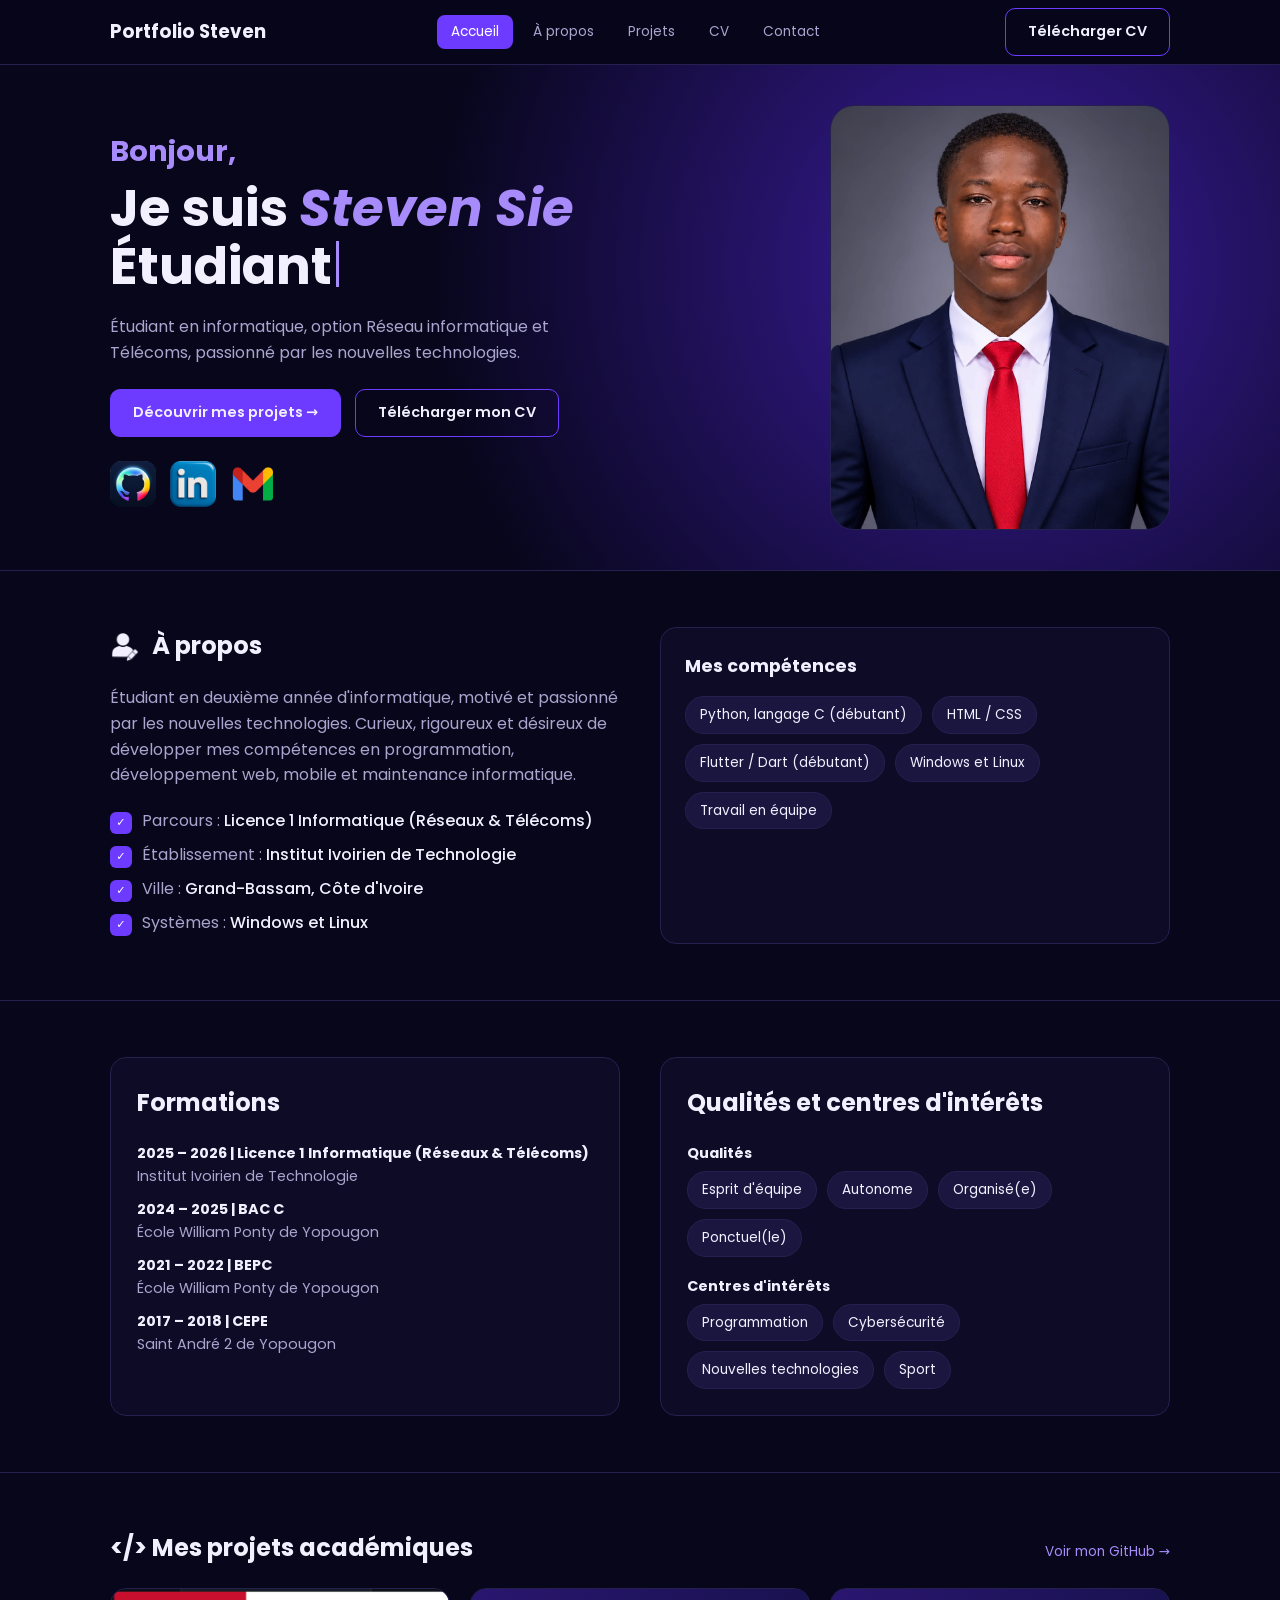
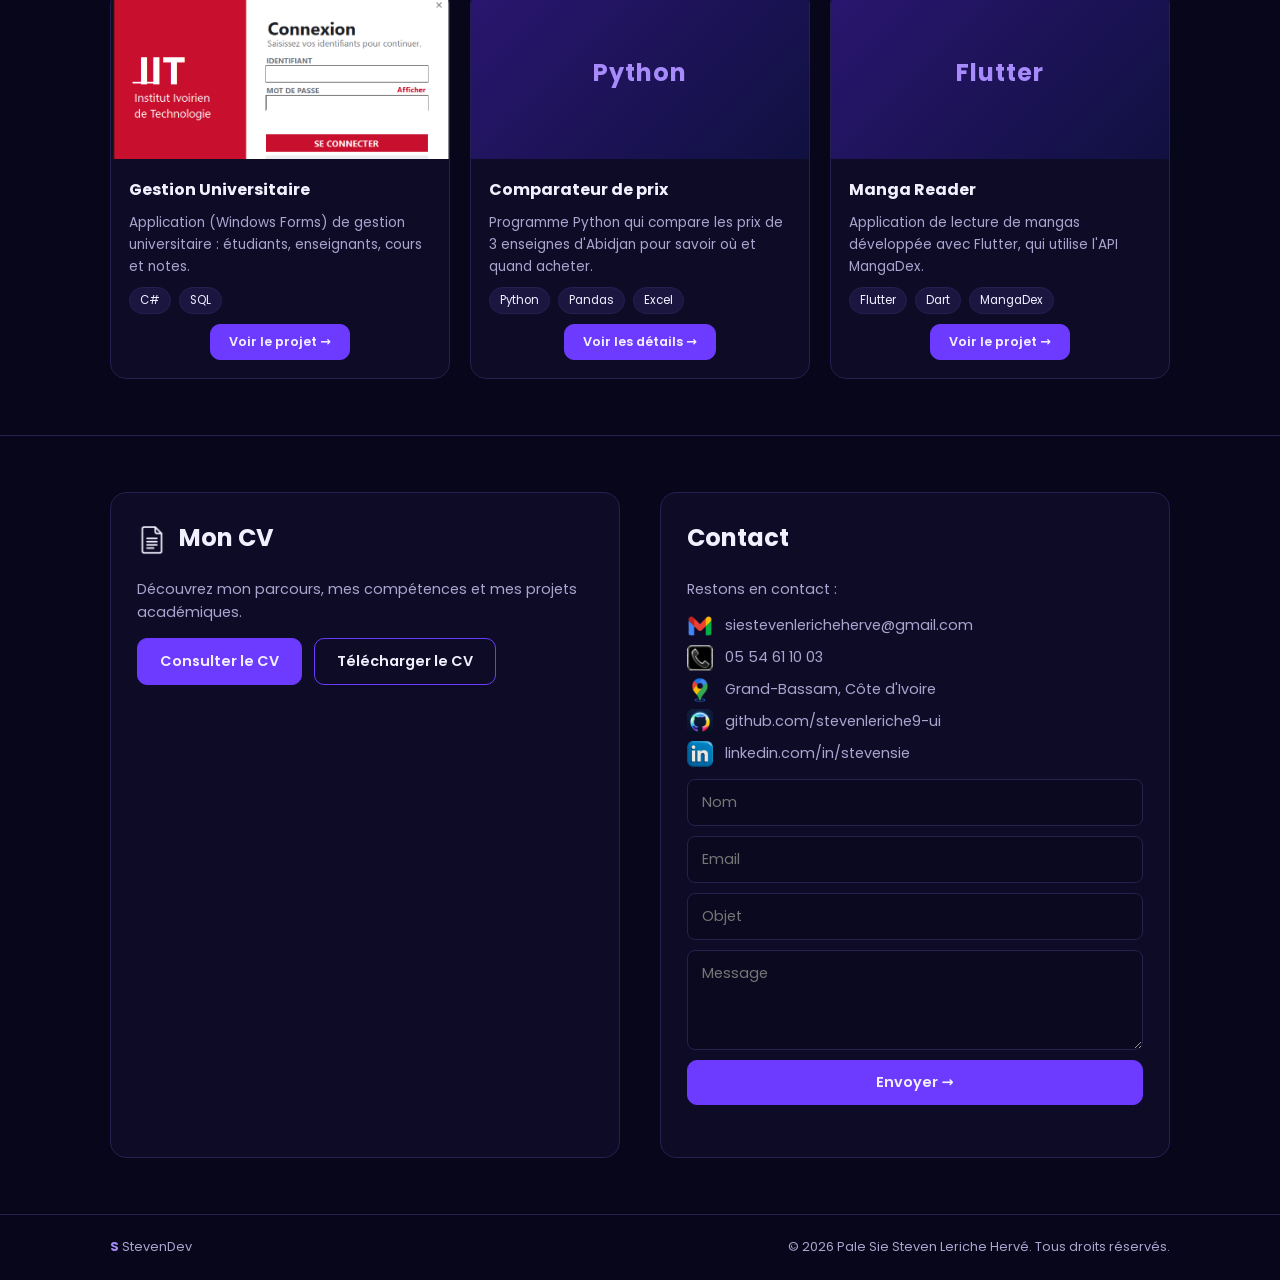
<file: index.html>
<!DOCTYPE html>
<html lang="fr">
<head>
<meta charset="utf-8">
<meta name="viewport" content="width=device-width, initial-scale=1, viewport-fit=cover">
<title>StevenDev – Portfolio de Pale Sie Steven Leriche Hervé</title>
<link rel="preconnect" href="https://fonts.googleapis.com">
<link rel="preconnect" href="https://fonts.gstatic.com" crossorigin>
<link href="https://fonts.googleapis.com/css2?family=Poppins:wght@400;500;600;700&display=swap" rel="stylesheet">
<link rel="stylesheet" href="style.css">
</head>
<body>
<header id="top"><div class="wrap">
  <a class="logo" href="#accueil">Portfolio Steven</a>
  <nav id="menu" aria-label="Navigation principale">
    <a href="#accueil">Accueil</a><a href="#apropos">À propos</a><a href="#projets">Projets</a><a href="#cv">CV</a><a href="#contact">Contact</a>
  </nav>
  <a class="btn" href="CV_Sie_Steven.pdf" download>Télécharger CV</a>
  <button class="burger" id="burger" aria-label="Ouvrir le menu" aria-expanded="false" aria-controls="menu">☰</button>
</div></header>

<main>
<div class="hero" id="accueil"><div class="wrap">
  <div>
    <h2>Bonjour,</h2>
    <h1>Je suis <em>Steven Sie</em><br><span id="typed">Étudiant en Informatique</span><span class="caret" aria-hidden="true"></span></h1>
    <p>Étudiant en informatique, option Réseau informatique et Télécoms, passionné par les nouvelles technologies.</p>
    <div class="cta"><a class="btn fill" href="#projets">Découvrir mes projets →</a><a class="btn" href="CV_Sie_Steven.pdf" download>Télécharger mon CV</a></div>
    <div class="social">
      <a href="https://github.com/stevenleriche9-ui" aria-label="GitHub" target="_blank" rel="noopener"><img src="icons/github.png" alt=""></a>
      <a href="https://www.linkedin.com/in/sie-steven-leriche-herv%C3%A9-pale-44a573417/" aria-label="LinkedIn" target="_blank" rel="noopener"><img src="icons/linkedin.png" alt=""></a>
      <a href="mailto:siestevenlericheherve@gmail.com" aria-label="Email"><img src="icons/gmail.png" alt=""></a>
    </div>
  </div>
  <div class="photo">
    <img src="photo.jpeg" alt="Photo de Steven Sie">
  </div>
</div></div>

<section id="apropos"><div class="wrap two">
  <div>
    <h3 class="t"><img class="ico" src="icons/profil.png" alt="">À propos</h3>
    <p style="color:var(--mute)">Étudiant en deuxième année d'informatique, motivé et passionné par les nouvelles technologies. Curieux, rigoureux et désireux de développer mes compétences en programmation, développement web, mobile et maintenance informatique.</p>
    <ul class="info">
      <li>Parcours : <b>Licence 1 Informatique (Réseaux &amp; Télécoms)</b></li>
      <li>Établissement : <b>Institut Ivoirien de Technologie</b></li>
      <li>Ville : <b>Grand-Bassam, Côte d'Ivoire</b></li>
      <li>Systèmes : <b>Windows et Linux</b></li>
    </ul>
  </div>
  <div class="skills">
    <h4>Mes compétences</h4>
    <div class="chips">
      <span>Python, langage C (débutant)</span>
      <span>HTML / CSS</span>
      <span>Flutter / Dart (débutant)</span>
      <span>Windows et Linux</span>
      <span>Travail en équipe</span>
    </div>
  </div>
</div></section>

<section><div class="wrap two">
  <div class="box">
    <h3 class="t">Formations</h3>
    <ul class="results">
      <li><b>2025 – 2026 | Licence 1 Informatique (Réseaux &amp; Télécoms)</b><br>Institut Ivoirien de Technologie</li>
      <li><b>2024 – 2025 | BAC C</b><br>École William Ponty de Yopougon</li>
      <li><b>2021 – 2022 | BEPC</b><br>École William Ponty de Yopougon</li>
      <li><b>2017 – 2018 | CEPE</b><br>Saint André 2 de Yopougon</li>
    </ul>
  </div>
  <div class="box">
    <h3 class="t">Qualités et centres d'intérêts</h3>
    <p style="margin:0 0 6px"><b style="color:var(--text)">Qualités</b></p>
    <div class="chips">
      <span>Esprit d'équipe</span><span>Autonome</span><span>Organisé(e)</span><span>Ponctuel(le)</span>
    </div>
    <p style="margin:18px 0 6px"><b style="color:var(--text)">Centres d'intérêts</b></p>
    <div class="chips">
      <span>Programmation</span><span>Cybersécurité</span><span>Nouvelles technologies</span><span>Sport</span>
    </div>
  </div>
</div></section>

<section id="projets"><div class="wrap">
  <div class="head"><h3 class="t">&lt;/&gt; Mes projets académiques</h3><a href="https://github.com/stevenleriche9-ui" target="_blank" rel="noopener">Voir mon GitHub →</a></div>
  <div class="grid3">
    <article class="card">
      <div class="thumb"><img src="projet1.png" alt="Projet 1"></div>
      <div class="body">
        <h4>Gestion Universitaire</h4>
        <p>Application (Windows Forms) de gestion universitaire : étudiants, enseignants, cours et notes.</p>
        <div class="tags"><span>C#</span><span>SQL</span></div>
        <a class="btn" href="gestion.html">Voir le projet →</a>
      </div>
    </article>
    <article class="card">
      <div class="thumb"><span class="thumb-label">Python</span></div>
      <div class="body">
        <h4>Comparateur de prix</h4>
        <p>Programme Python qui compare les prix de 3 enseignes d'Abidjan pour savoir où et quand acheter.</p>
        <div class="tags"><span>Python</span><span>Pandas</span><span>Excel</span></div>
        <a class="btn" href="comparaison.html">Voir les détails →</a>
      </div>
    </article>
   <article class="card">
  <div class="thumb"><span class="thumb-label">Flutter</span></div>
  <div class="body">
    <h4>Manga Reader</h4>
    <p>Application de lecture de mangas développée avec Flutter, qui utilise l'API MangaDex.</p>
    <div class="tags"><span>Flutter</span><span>Dart</span><span>MangaDex</span></div>
    <a class="btn" href="app.html">Voir le projet →</a>
  </div>
</article>
  </div>
</div></section>

<section><div class="wrap cvc">
  <div class="box" id="cv">
    <h3 class="t"><img class="ico" src="icons/cv.png" alt="">Mon CV</h3>
    <p>Découvrez mon parcours, mes compétences et mes projets académiques.</p>
    <div class="cv-actions">
      <a class="btn fill" href="CV_Sie_Steven.pdf" target="_blank" rel="noopener">Consulter le CV</a>
      <a class="btn" href="CV_Sie_Steven.pdf" download="CV_Sie_Steven.pdf">Télécharger le CV</a>
    </div>
  </div>
  <div class="box contact" id="contact">
    <h3 class="t">Contact</h3>
    <p style="margin:0">Restons en contact :</p>
    <ul>
      <li><img src="icons/gmail.png" alt=""><a href="mailto:siestevenlericheherve@gmail.com">siestevenlericheherve@gmail.com</a></li>
      <li><img src="icons/telephone.png" alt=""><a href="tel:+2250554611003">05 54 61 10 03</a></li>
      <li><img src="icons/maps.png" alt=""><span>Grand-Bassam, Côte d'Ivoire</span></li>
      <li><img src="icons/github.png" alt=""><a href="https://github.com/stevenleriche9-ui" target="_blank" rel="noopener">github.com/stevenleriche9-ui</a></li>
      <li><img src="icons/linkedin.png" alt=""><a href="https://linkedin.com/in/stevensie" target="_blank" rel="noopener">linkedin.com/in/stevensie</a></li>
    </ul>
    <form id="f" action="https://formsubmit.co/siestevenlericheherve@gmail.com" method="POST">
      <input name="nom" placeholder="Nom" aria-label="Nom" required>
      <input name="email" type="email" placeholder="Email" aria-label="Email" required>
      <input name="objet" placeholder="Objet" aria-label="Objet">
      <textarea name="message" placeholder="Message" aria-label="Message" required></textarea>
      <input type="hidden" name="_subject" value="Nouveau message depuis mon portfolio">
      <input type="hidden" name="_captcha" value="false">
      <input type="text" name="_honey" style="display:none" tabindex="-1" autocomplete="off">
      <button class="btn fill" type="submit">Envoyer →</button>
      <p id="ok" role="status" aria-live="polite"></p>
    </form>
  </div>
</div></section>
</main>

<footer><div class="wrap"><span><b style="color:var(--pri2)">S</b> StevenDev</span><span>© <span id="year">2026</span> Pale Sie Steven Leriche Hervé. Tous droits réservés.</span></div></footer>
<script src="script.js"></script>
</body>
</html>
</file>
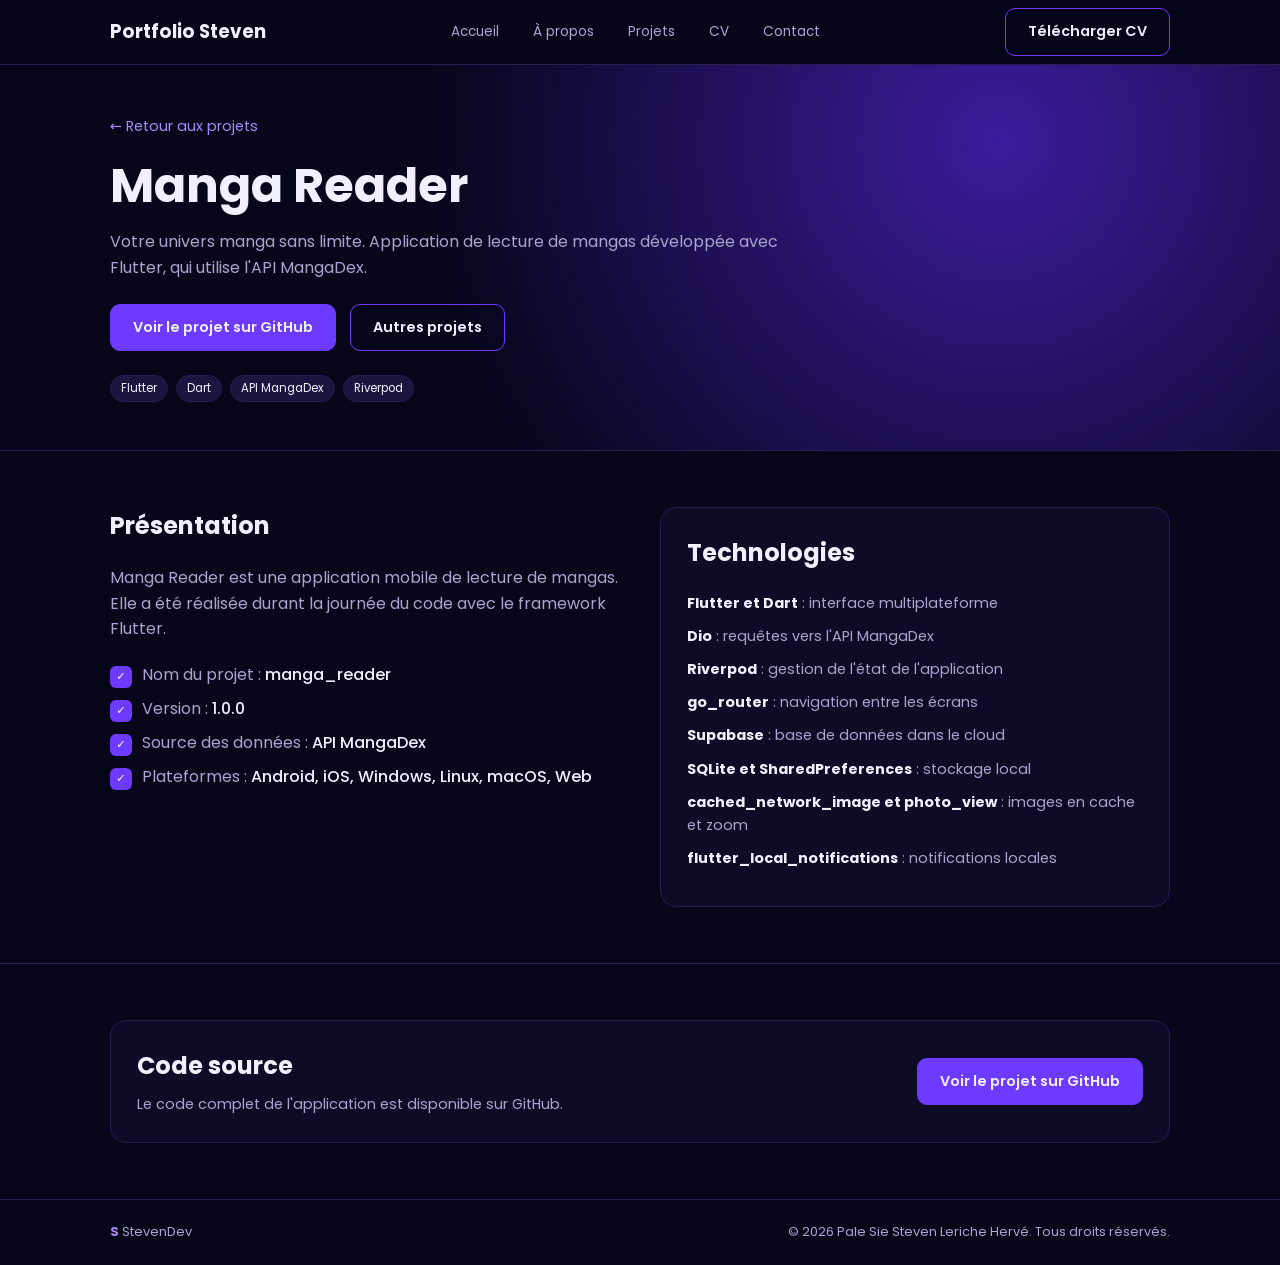
<file: app.html>
<!DOCTYPE html>
<html lang="fr">
<head>
<meta charset="utf-8">
<meta name="viewport" content="width=device-width, initial-scale=1, viewport-fit=cover">
<title>Manga Reader – StevenDev</title>
<link rel="preconnect" href="https://fonts.googleapis.com">
<link rel="preconnect" href="https://fonts.gstatic.com" crossorigin>
<link href="https://fonts.googleapis.com/css2?family=Poppins:wght@400;500;600;700&display=swap" rel="stylesheet">
<link rel="stylesheet" href="style.css">
</head>
<body>
<header id="top"><div class="wrap">
  <a class="logo" href="#accueil">Portfolio Steven</a>
  <nav id="menu" aria-label="Navigation principale">
    <a href="index.html#accueil">Accueil</a><a href="index.html#apropos">À propos</a><a href="index.html#projets">Projets</a><a href="index.html#cv">CV</a><a href="index.html#contact">Contact</a>
  </nav>
  <a class="btn" href="CV_Sie_Steven.pdf" download>Télécharger CV</a>
  <button class="burger" id="burger" aria-label="Ouvrir le menu" aria-expanded="false" aria-controls="menu">☰</button>
</div></header>

<main>
<section class="pagehead"><div class="wrap">
  <a class="back" href="index.html#projets">← Retour aux projets</a>
  <h1>Manga Reader</h1>
  <p>Votre univers manga sans limite. Application de lecture de mangas développée avec Flutter, qui utilise l'API MangaDex.</p>
  <div class="cta">
    <a class="btn fill" href="https://github.com/Hiemmel-boop/Manga-Reader" target="_blank" rel="noopener">Voir le projet sur GitHub</a>
    <a class="btn" href="index.html#projets">Autres projets</a>
  </div>
  <div class="tags"><span>Flutter</span><span>Dart</span><span>API MangaDex</span><span>Riverpod</span></div>
</div></section>

<section><div class="wrap two">
  <div>
    <h3 class="t">Présentation</h3>
    <p style="color:var(--mute)">Manga Reader est une application mobile de lecture de mangas. Elle a été réalisée durant la journée du code avec le framework Flutter.</p>
    <ul class="info">
      <li>Nom du projet : <b>manga_reader</b></li>
      <li>Version : <b>1.0.0</b></li>
      <li>Source des données : <b>API MangaDex</b></li>
      <li>Plateformes : <b>Android, iOS, Windows, Linux, macOS, Web</b></li>
    </ul>
  </div>
  <div class="box">
    <h3 class="t">Technologies</h3>
    <ul class="results">
      <li><b>Flutter et Dart</b> : interface multiplateforme</li>
      <li><b>Dio</b> : requêtes vers l'API MangaDex</li>
      <li><b>Riverpod</b> : gestion de l'état de l'application</li>
      <li><b>go_router</b> : navigation entre les écrans</li>
      <li><b>Supabase</b> : base de données dans le cloud</li>
      <li><b>SQLite et SharedPreferences</b> : stockage local</li>
      <li><b>cached_network_image et photo_view</b> : images en cache et zoom</li>
      <li><b>flutter_local_notifications</b> : notifications locales</li>
    </ul>
  </div>
</div></section>

<section><div class="wrap">
  <div class="box gh">
    <div>
      <h3 class="t">Code source</h3>
      <p>Le code complet de l'application est disponible sur GitHub.</p>
    </div>
    <a class="btn fill" href="https://github.com/Hiemmel-boop/Manga-Reader" target="_blank" rel="noopener">Voir le projet sur GitHub</a>
  </div>
</div></section>
</main>

<footer><div class="wrap"><span><b style="color:var(--pri2)">S</b> StevenDev</span><span>© <span id="year">2026</span> Pale Sie Steven Leriche Hervé. Tous droits réservés.</span></div></footer>
<script src="script.js"></script>
</body>
</html>
</file>
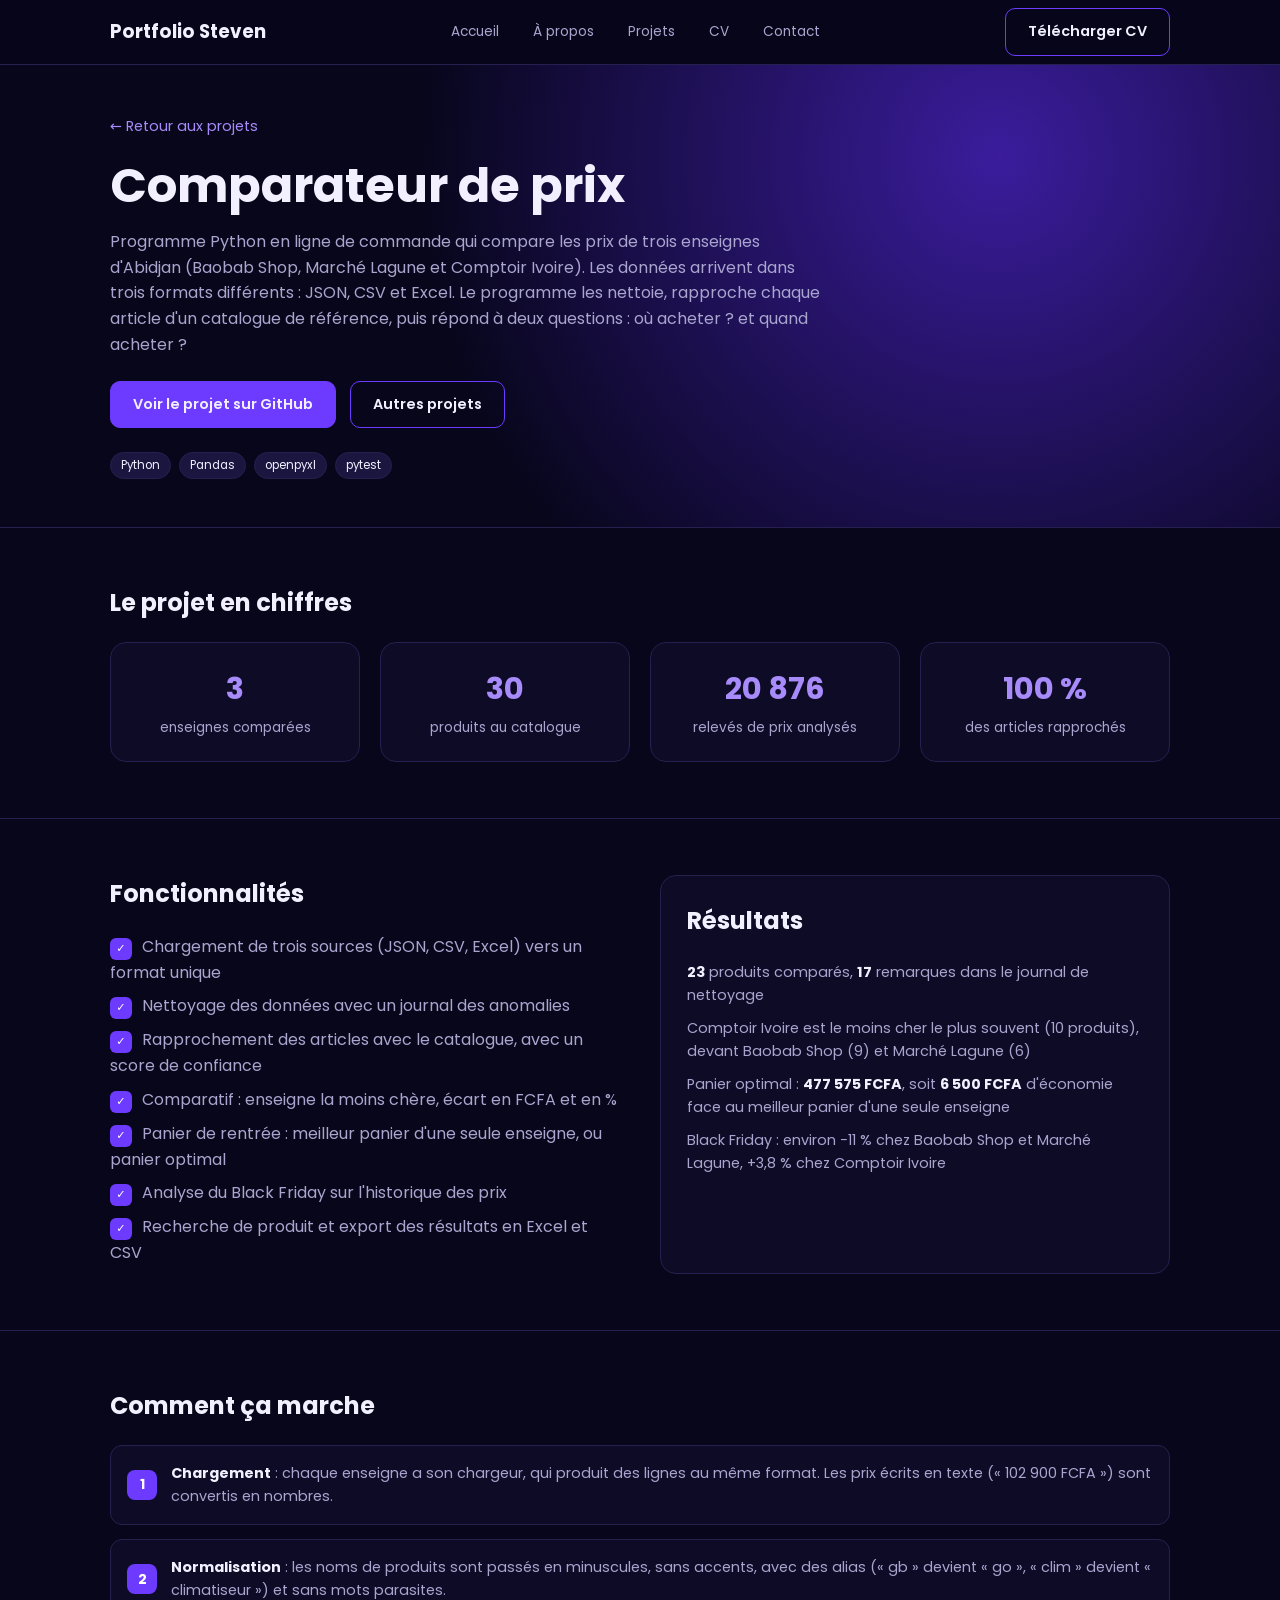
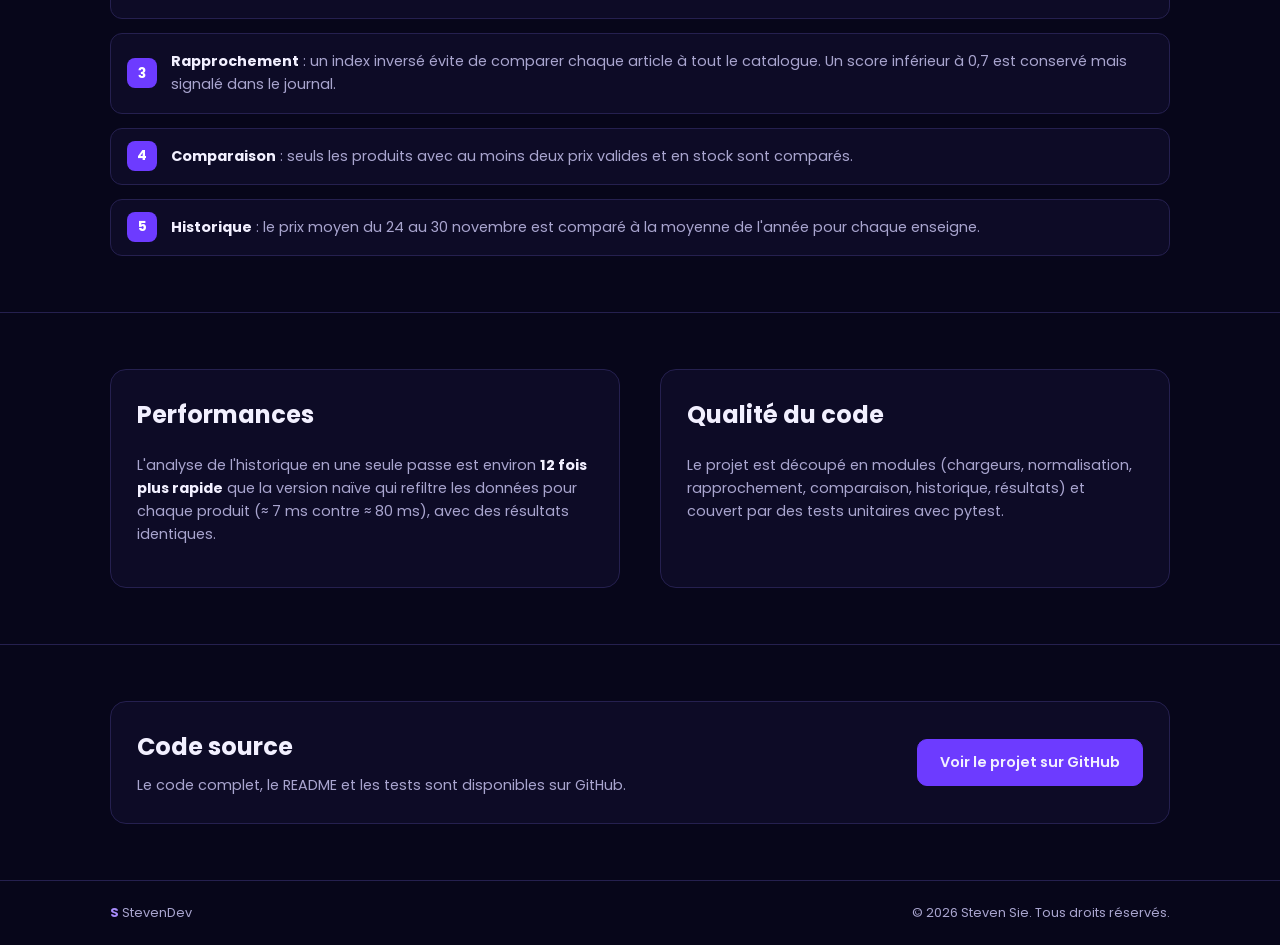
<file: comparaison.html>
<!DOCTYPE html>
<html lang="fr">
<head>
<meta charset="utf-8">
<meta name="viewport" content="width=device-width, initial-scale=1, viewport-fit=cover">
<title>Comparateur de prix – StevenDev</title>
<link rel="preconnect" href="https://fonts.googleapis.com">
<link rel="preconnect" href="https://fonts.gstatic.com" crossorigin>
<link href="https://fonts.googleapis.com/css2?family=Poppins:wght@400;500;600;700&display=swap" rel="stylesheet">
<link rel="stylesheet" href="style.css">
</head>
<body>
<header id="top"><div class="wrap">
  <a class="logo" href="#accueil">Portfolio Steven</a>
  <nav id="menu" aria-label="Navigation principale">
    <a href="index.html#accueil">Accueil</a><a href="index.html#apropos">À propos</a><a href="index.html#projets">Projets</a><a href="index.html#cv">CV</a><a href="index.html#contact">Contact</a>
  </nav>
  <a class="btn" href="index.html#cv">Télécharger CV</a>
  <button class="burger" id="burger" aria-label="Ouvrir le menu" aria-expanded="false" aria-controls="menu">☰</button>
</div></header>

<main>
<section class="pagehead"><div class="wrap">
  <a class="back" href="index.html#projets">← Retour aux projets</a>
  <h1>Comparateur de prix</h1>
  <p>Programme Python en ligne de commande qui compare les prix de trois enseignes d'Abidjan (Baobab Shop, Marché Lagune et Comptoir Ivoire). Les données arrivent dans trois formats différents : JSON, CSV et Excel. Le programme les nettoie, rapproche chaque article d'un catalogue de référence, puis répond à deux questions : où acheter ? et quand acheter ?</p>
  <div class="cta">
    <a class="btn fill" href="https://github.com/stevenleriche9-ui/comparaison" target="_blank" rel="noopener">Voir le projet sur GitHub</a>
    <a class="btn" href="index.html#projets">Autres projets</a>
  </div>
  <div class="tags"><span>Python</span><span>Pandas</span><span>openpyxl</span><span>pytest</span></div>
</div></section>

<section><div class="wrap">
  <h3 class="t">Le projet en chiffres</h3>
  <div class="stats">
    <div class="stat"><b>3</b><span>enseignes comparées</span></div>
    <div class="stat"><b>30</b><span>produits au catalogue</span></div>
    <div class="stat"><b>20 876</b><span>relevés de prix analysés</span></div>
    <div class="stat"><b>100 %</b><span>des articles rapprochés</span></div>
  </div>
</div></section>

<section><div class="wrap two">
  <div>
    <h3 class="t">Fonctionnalités</h3>
    <ul class="info">
      <li>Chargement de trois sources (JSON, CSV, Excel) vers un format unique</li>
      <li>Nettoyage des données avec un journal des anomalies</li>
      <li>Rapprochement des articles avec le catalogue, avec un score de confiance</li>
      <li>Comparatif : enseigne la moins chère, écart en FCFA et en %</li>
      <li>Panier de rentrée : meilleur panier d'une seule enseigne, ou panier optimal</li>
      <li>Analyse du Black Friday sur l'historique des prix</li>
      <li>Recherche de produit et export des résultats en Excel et CSV</li>
    </ul>
  </div>
  <div class="box">
    <h3 class="t">Résultats</h3>
    <ul class="results">
      <li><b>23</b> produits comparés, <b>17</b> remarques dans le journal de nettoyage</li>
      <li>Comptoir Ivoire est le moins cher le plus souvent (10 produits), devant Baobab Shop (9) et Marché Lagune (6)</li>
      <li>Panier optimal : <b>477 575 FCFA</b>, soit <b>6 500 FCFA</b> d'économie face au meilleur panier d'une seule enseigne</li>
      <li>Black Friday : environ −11 % chez Baobab Shop et Marché Lagune, +3,8 % chez Comptoir Ivoire</li>
    </ul>
  </div>
</div></section>

<section><div class="wrap">
  <h3 class="t">Comment ça marche</h3>
  <ol class="steps">
    <li><b>Chargement</b> : chaque enseigne a son chargeur, qui produit des lignes au même format. Les prix écrits en texte (« 102 900 FCFA ») sont convertis en nombres.</li>
    <li><b>Normalisation</b> : les noms de produits sont passés en minuscules, sans accents, avec des alias (« gb » devient « go », « clim » devient « climatiseur ») et sans mots parasites.</li>
    <li><b>Rapprochement</b> : un index inversé évite de comparer chaque article à tout le catalogue. Un score inférieur à 0,7 est conservé mais signalé dans le journal.</li>
    <li><b>Comparaison</b> : seuls les produits avec au moins deux prix valides et en stock sont comparés.</li>
    <li><b>Historique</b> : le prix moyen du 24 au 30 novembre est comparé à la moyenne de l'année pour chaque enseigne.</li>
  </ol>
</div></section>

<section><div class="wrap two">
  <div class="box">
    <h3 class="t">Performances</h3>
    <p>L'analyse de l'historique en une seule passe est environ <b style="color:var(--text)">12 fois plus rapide</b> que la version naïve qui refiltre les données pour chaque produit (≈ 7 ms contre ≈ 80 ms), avec des résultats identiques.</p>
  </div>
  <div class="box">
    <h3 class="t">Qualité du code</h3>
    <p>Le projet est découpé en modules (chargeurs, normalisation, rapprochement, comparaison, historique, résultats) et couvert par des tests unitaires avec pytest.</p>
  </div>
</div></section>

<section><div class="wrap">
  <div class="box gh">
    <div>
      <h3 class="t">Code source</h3>
      <p>Le code complet, le README et les tests sont disponibles sur GitHub.</p>
    </div>
    <a class="btn fill" href="https://github.com/stevenleriche9-ui/comparaison" target="_blank" rel="noopener">Voir le projet sur GitHub</a>
  </div>
</div></section>
</main>

<footer><div class="wrap"><span><b style="color:var(--pri2)">S</b> StevenDev</span><span>© <span id="year">2026</span> Steven Sie. Tous droits réservés.</span></div></footer>
<script src="script.js"></script>
</body>
</html>
</file>
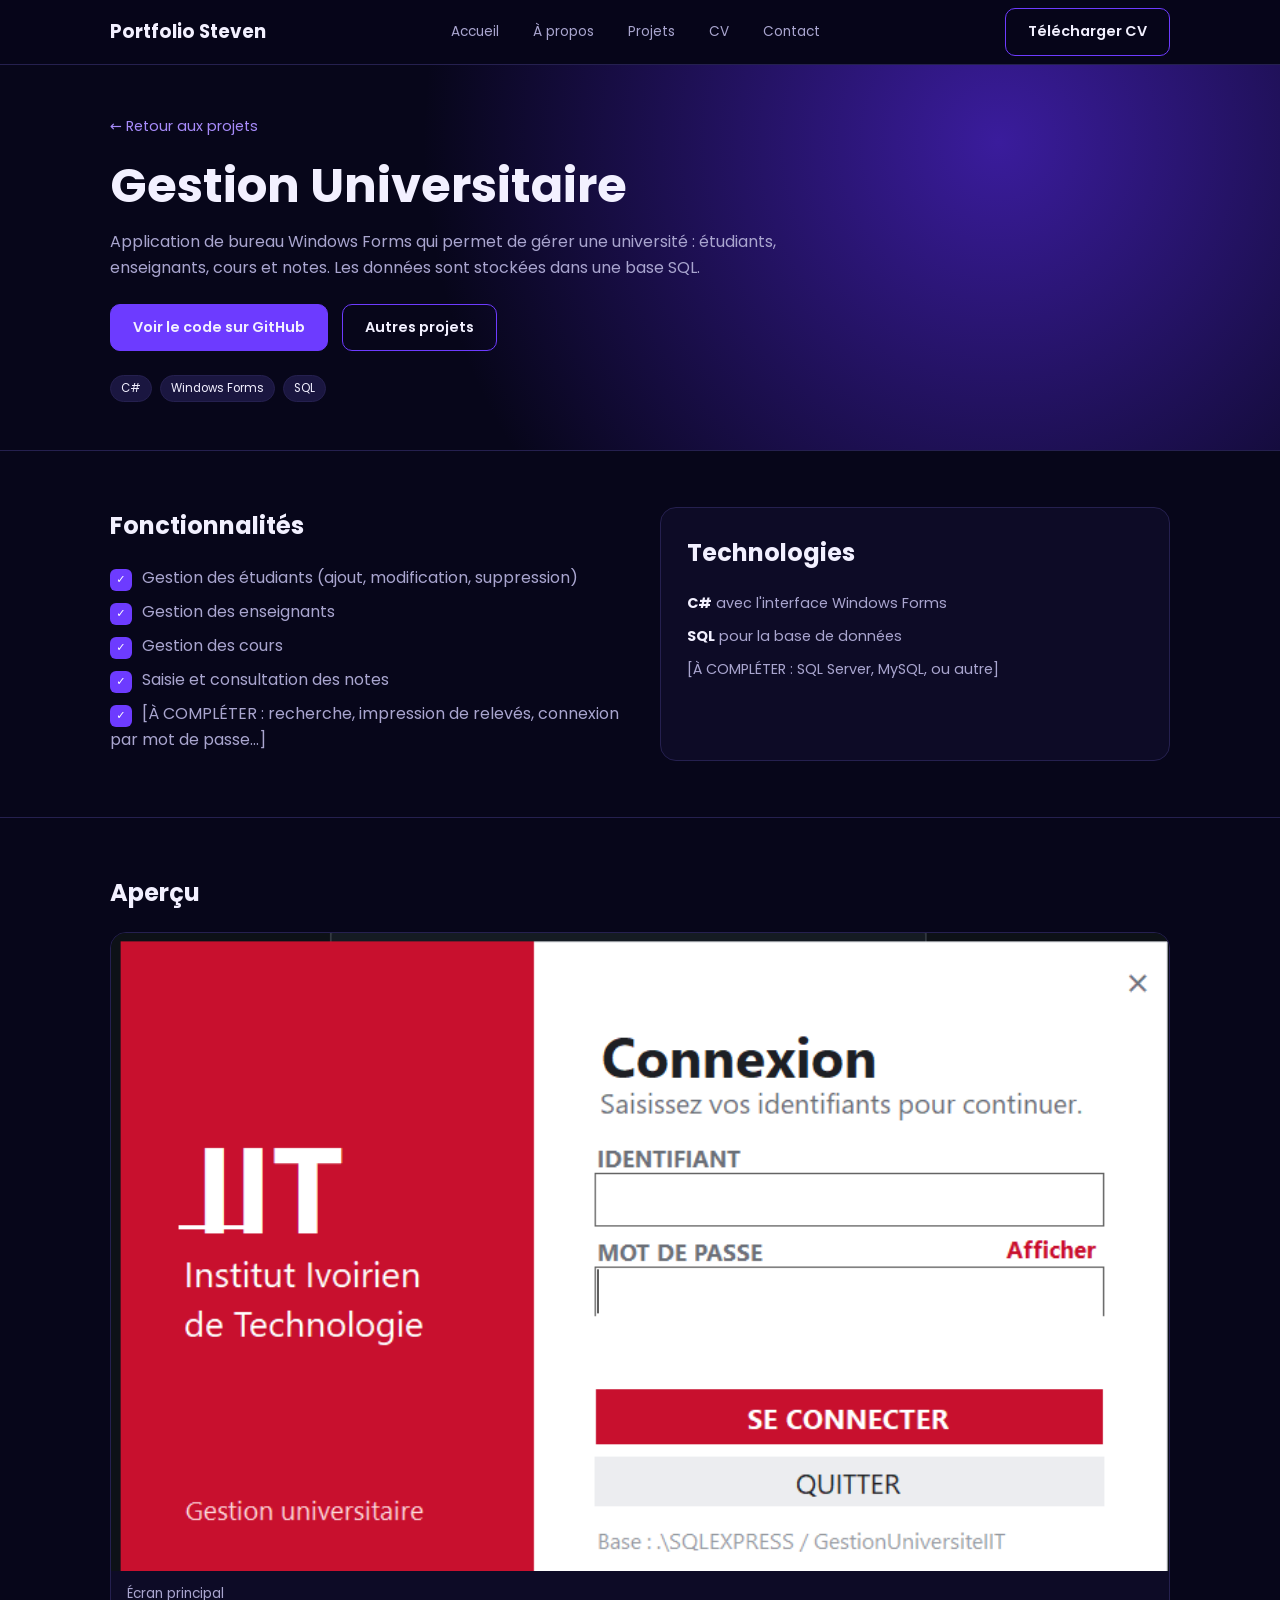
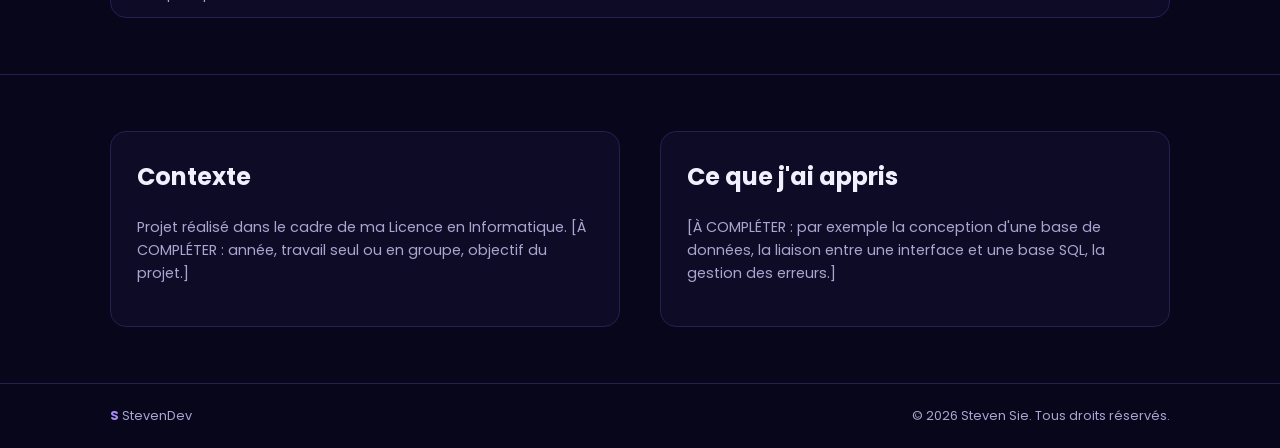
<file: gestion.html>
<!DOCTYPE html>
<html lang="fr">
<head>
<meta charset="utf-8">
<meta name="viewport" content="width=device-width, initial-scale=1, viewport-fit=cover">
<title>Gestion Universitaire – StevenDev</title>
<link rel="preconnect" href="https://fonts.googleapis.com">
<link rel="preconnect" href="https://fonts.gstatic.com" crossorigin>
<link href="https://fonts.googleapis.com/css2?family=Poppins:wght@400;500;600;700&display=swap" rel="stylesheet">
<link rel="stylesheet" href="style.css">
</head>
<body>
<header id="top"><div class="wrap">
  <a class="logo" href="#accueil">Portfolio Steven</a>
  <nav id="menu" aria-label="Navigation principale">
    <a href="index.html#accueil">Accueil</a><a href="index.html#apropos">À propos</a><a href="index.html#projets">Projets</a><a href="index.html#cv">CV</a><a href="index.html#contact">Contact</a>
  </nav>
  <a class="btn" href="index.html#cv">Télécharger CV</a>
  <button class="burger" id="burger" aria-label="Ouvrir le menu" aria-expanded="false" aria-controls="menu">☰</button>
</div></header>

<main>
<section class="pagehead"><div class="wrap">
  <a class="back" href="index.html#projets">← Retour aux projets</a>
  <h1>Gestion Universitaire</h1>
  <p>Application de bureau Windows Forms qui permet de gérer une université : étudiants, enseignants, cours et notes. Les données sont stockées dans une base SQL.</p>
  <div class="cta">
    <a class="btn fill" href="https://github.com/stevenleriche9-ui" target="_blank" rel="noopener">Voir le code sur GitHub</a>
    <a class="btn" href="index.html#projets">Autres projets</a>
  </div>
  <div class="tags"><span>C#</span><span>Windows Forms</span><span>SQL</span></div>
</div></section>

<section><div class="wrap two">
  <div>
    <h3 class="t">Fonctionnalités</h3>
    <ul class="info">
      <li>Gestion des étudiants (ajout, modification, suppression)</li>
      <li>Gestion des enseignants</li>
      <li>Gestion des cours</li>
      <li>Saisie et consultation des notes</li>
      <li>[À COMPLÉTER : recherche, impression de relevés, connexion par mot de passe…]</li>
    </ul>
  </div>
  <div class="box">
    <h3 class="t">Technologies</h3>
    <ul class="results">
      <li><b>C#</b> avec l'interface Windows Forms</li>
      <li><b>SQL</b> pour la base de données</li>
      <li>[À COMPLÉTER : SQL Server, MySQL, ou autre]</li>
    </ul>
  </div>
</div></section>

<section><div class="wrap">
  <h3 class="t">Aperçu</h3>
  <div class="shots">
    <figure><img src="projet1.png" alt="Écran principal de la gestion universitaire"><figcaption>Écran principal</figcaption></figure>
  </div>
</div></section>

<section><div class="wrap two">
  <div class="box">
    <h3 class="t">Contexte</h3>
    <p>Projet réalisé dans le cadre de ma Licence en Informatique. [À COMPLÉTER : année, travail seul ou en groupe, objectif du projet.]</p>
  </div>
  <div class="box">
    <h3 class="t">Ce que j'ai appris</h3>
    <p>[À COMPLÉTER : par exemple la conception d'une base de données, la liaison entre une interface et une base SQL, la gestion des erreurs.]</p>
  </div>
</div></section>
</main>

<footer><div class="wrap"><span><b style="color:var(--pri2)">S</b> StevenDev</span><span>© <span id="year">2026</span> Steven Sie. Tous droits réservés.</span></div></footer>
<script src="script.js"></script>
</body>
</html>
</file>
<file: style.css>
:root{--bg:#07061a;--panel:#0d0b26;--line:#25204f;--text:#f2f0ff;--mute:#a9a5cf;--pri:#6d3bff;--pri2:#a78bfa;box-sizing:border-box;padding-top:env(safe-area-inset-top,0px);padding-bottom:env(safe-area-inset-bottom,0px)}
html{scroll-behavior:smooth;scroll-padding-top:80px}
*{box-sizing:border-box}
body{margin:0;background:var(--bg);color:var(--text);font-family:Poppins,system-ui,sans-serif;line-height:1.6}
a{color:inherit;text-decoration:none}
.wrap{max-width:1100px;margin:0 auto;padding:0 20px}

header{position:sticky;top:env(safe-area-inset-top,0px);z-index:20;background:rgba(7,6,26,.92);backdrop-filter:blur(10px);border-bottom:1px solid var(--line)}
header .wrap{display:flex;align-items:center;justify-content:space-between;height:64px;gap:12px}
.logo{font-weight:700;font-size:1.15rem}
.logo b{color:var(--pri2);font-size:1.5rem;margin-right:6px;display:inline-block;transition:transform .5s}
.logo:hover b{transform:rotate(360deg)}
nav{display:flex;gap:6px}
nav a{padding:6px 14px;border-radius:8px;font-size:.85rem;color:var(--mute);transition:background .25s,color .25s}
nav a:hover,nav a:focus-visible{background:var(--pri);color:#fff;outline:none}
nav a.act{background:var(--pri);color:#fff}
.burger{display:none;background:transparent;border:1px solid var(--line);border-radius:8px;color:var(--text);width:42px;height:42px;font-size:1.3rem;cursor:pointer}
.burger:focus-visible{outline:2px solid var(--pri2)}

.btn{display:inline-block;padding:11px 22px;border-radius:10px;font-weight:600;font-size:.9rem;border:1.5px solid var(--pri);cursor:pointer;font-family:inherit;color:var(--text);background:transparent;transition:transform .2s,filter .2s}
.btn.fill{background:var(--pri)}
.btn:hover,.btn:focus-visible{filter:brightness(1.2);outline:2px solid var(--pri2);outline-offset:2px}
.btn:hover{transform:translateY(-2px)}

.hero{background:radial-gradient(circle at 78% 40%,#3a1c9c 0,transparent 55%);border-bottom:1px solid var(--line)}
.hero .wrap{display:grid;grid-template-columns:1.1fr .9fr;gap:30px;align-items:center;min-height:440px;padding-top:40px;padding-bottom:40px}
.hero h2{color:var(--pri2);font-size:1.8rem;margin:0}
.hero h1{font-size:clamp(2.1rem,5vw,3.2rem);line-height:1.15;margin:4px 0 18px}
.hero h1 em{color:var(--pri2)}
.hero p{color:var(--mute);max-width:440px}
.cta{display:flex;gap:14px;flex-wrap:wrap;margin:24px 0}
.social{display:flex;gap:14px}
.social a{width:46px;height:46px;display:block;transition:transform .25s,filter .25s}
.social a:hover{transform:translateY(-4px);filter:brightness(1.15)}
.social img{width:100%;height:100%;object-fit:contain;display:block}
.photo{aspect-ratio:4/5;max-width:340px;margin-left:auto;width:100%;border-radius:24px;border:1px solid var(--line);background:linear-gradient(160deg,#2a1670,#0d0b26);display:grid;place-items:center;overflow:hidden}
.photo img{width:100%;height:100%;object-fit:cover;display:block}

section{padding:56px 0;border-bottom:1px solid var(--line)}
h3.t{font-size:1.5rem;margin:0 0 20px}
.ico{width:30px;height:30px;vertical-align:middle;margin-right:12px}
.two{display:grid;grid-template-columns:1fr 1fr;gap:40px}
.info{list-style:none;padding:0;margin:20px 0 0;color:var(--mute)}
.info li{margin:8px 0}
.info b{color:var(--text);font-weight:500}
.info li::before{content:"✓";display:inline-grid;place-items:center;width:22px;height:22px;border-radius:6px;background:var(--pri);color:#fff;font-size:.7rem;margin-right:10px}

.skills{background:var(--panel);border:1px solid var(--line);border-radius:16px;padding:24px}
.skills h4{margin:0 0 16px;font-size:1.1rem}
.chips{display:flex;flex-wrap:wrap;gap:10px}
.chips span{font-size:.85rem;padding:7px 14px;border-radius:20px;background:#1a1640;border:1px solid var(--line);color:var(--text)}
.chips span:hover{border-color:var(--pri);background:rgba(109,59,255,.15)}

.head{display:flex;justify-content:space-between;align-items:baseline}
.head a{color:var(--pri2);font-size:.85rem}
.grid3{display:grid;grid-template-columns:repeat(3,1fr);gap:20px}
.card{background:var(--panel);border:1px solid var(--line);border-radius:16px;overflow:hidden;display:flex;flex-direction:column}
.card.in{transition:opacity .7s ease,transform .3s ease,border-color .3s,box-shadow .3s}
.card.in:hover{transform:translateY(-8px);border-color:var(--pri);box-shadow:0 14px 40px rgba(109,59,255,.3)}
.thumb{height:170px;display:grid;place-items:center;background:linear-gradient(135deg,#2a1670,#101040);overflow:hidden}
.thumb img{width:100%;height:100%;object-fit:cover;object-position:top;display:block}
.thumb-label{font-size:1.5rem;font-weight:700;letter-spacing:.04em;color:var(--pri2)}
.card .body{padding:18px;display:flex;flex-direction:column;gap:10px;flex:1}
.card h4{margin:0}
.card p{margin:0;color:var(--mute);font-size:.85rem}
.card .btn{margin-top:auto;align-self:center;padding:7px 18px;font-size:.8rem;background:var(--pri)}
.tags{display:flex;gap:8px;flex-wrap:wrap}
.tags span{font-size:.72rem;padding:3px 10px;border-radius:20px;background:#1a1640;border:1px solid var(--line)}

.cvc{display:grid;grid-template-columns:1fr 1fr;gap:40px}
.box{background:var(--panel);border:1px solid var(--line);border-radius:16px;padding:26px}
.box p{color:var(--mute);font-size:.9rem}
.box.gh{display:flex;align-items:center;justify-content:space-between;gap:20px;flex-wrap:wrap}
.box.gh .t{margin-bottom:8px}
.box.gh p{margin:0}
.cv-actions{display:flex;gap:12px;flex-wrap:wrap;margin-top:14px}
.results{list-style:none;padding:0;margin:0;color:var(--mute);font-size:.9rem}
.results li{margin:10px 0}
.results b{color:var(--text)}
.contact ul{list-style:none;padding:0;margin:12px 0;color:var(--mute);font-size:.9rem}
.contact li{display:flex;align-items:center;gap:12px;margin:6px 0}
.contact li img{width:26px;height:26px;flex:none;object-fit:contain}
.contact li a:hover{color:var(--pri2)}
form{display:grid;gap:10px}
input,textarea{width:100%;padding:11px 14px;background:#0a0920;border:1px solid var(--line);border-radius:8px;color:var(--text);font:inherit;font-size:.9rem}
input:focus,textarea:focus{outline:2px solid var(--pri);border-color:transparent}
textarea{min-height:100px;resize:vertical}
#ok{color:var(--pri2);font-size:.85rem;min-height:1.2em;margin:0}

.pagehead{background:radial-gradient(circle at 78% 20%,#3a1c9c 0,transparent 55%);padding:48px 0}
.pagehead h1{font-size:clamp(2rem,5vw,3rem);line-height:1.15;margin:0 0 16px}
.pagehead p{color:var(--mute);max-width:720px}
.back{display:inline-block;margin-bottom:20px;color:var(--pri2);font-size:.9rem}
.back:hover{text-decoration:underline}
.stats{display:grid;grid-template-columns:repeat(4,1fr);gap:20px}
.stat{background:var(--panel);border:1px solid var(--line);border-radius:16px;padding:22px;text-align:center}
.stat b{display:block;font-size:1.9rem;color:var(--pri2)}
.stat span{color:var(--mute);font-size:.85rem}
.steps{counter-reset:s;list-style:none;padding:0;margin:0;display:grid;gap:14px}
.steps li{counter-increment:s;position:relative;background:var(--panel);border:1px solid var(--line);border-radius:12px;padding:16px 16px 16px 60px;color:var(--mute);font-size:.9rem}
.steps li::before{content:counter(s);position:absolute;left:16px;top:50%;transform:translateY(-50%);width:30px;height:30px;border-radius:8px;background:var(--pri);color:#fff;display:grid;place-items:center;font-weight:700;font-size:.85rem}
.steps li b{color:var(--text)}
.shots{display:grid;grid-template-columns:repeat(auto-fit,minmax(260px,1fr));gap:20px}
.shots figure{margin:0;background:var(--panel);border:1px solid var(--line);border-radius:16px;overflow:hidden}
.shots img{width:100%;height:auto;display:block}
.shots figcaption{padding:12px 16px;color:var(--mute);font-size:.85rem}

footer{padding:22px 0;color:var(--mute);font-size:.8rem}
footer .wrap{display:flex;justify-content:space-between;flex-wrap:wrap;gap:10px}

@keyframes up{from{opacity:0;transform:translateY(24px)}to{opacity:1;transform:none}}
@keyframes float{0%,100%{transform:translateY(0)}50%{transform:translateY(-14px)}}
@keyframes glow{0%,100%{box-shadow:0 0 30px rgba(109,59,255,.25)}50%{box-shadow:0 0 70px rgba(167,139,250,.55)}}
@keyframes blink{50%{opacity:0}}
.hero .wrap>div:first-child>*{animation:up .8s both}
.hero .wrap>div:first-child>:nth-child(2){animation-delay:.15s}
.hero .wrap>div:first-child>:nth-child(3){animation-delay:.3s}
.hero .wrap>div:first-child>:nth-child(4){animation-delay:.45s}
.hero .wrap>div:first-child>:nth-child(5){animation-delay:.6s}
.photo{animation:float 6s ease-in-out infinite,glow 4s ease-in-out infinite}
.caret{display:inline-block;width:3px;height:.9em;background:var(--pri2);margin-left:4px;vertical-align:-.05em;animation:blink 1s steps(1) infinite}
.rv{opacity:0;transform:translateY(28px);transition:opacity .7s ease,transform .7s ease;transition-delay:var(--d,0s)}
.rv.in{opacity:1;transform:none}

@media(prefers-reduced-motion:reduce){*{animation:none!important;transition:none!important}.rv{opacity:1;transform:none}}

@media(max-width:800px){
  .burger{display:block}
  nav{display:none;position:absolute;top:100%;left:0;right:0;flex-direction:column;gap:4px;padding:12px 20px 16px;background:rgba(7,6,26,.98);border-bottom:1px solid var(--line)}
  header.open nav{display:flex}
  nav a{padding:10px 14px;font-size:.95rem}
  .hero .wrap,.two,.cvc,.grid3{grid-template-columns:1fr}
  .photo{margin:0 auto}
  .stats{grid-template-columns:1fr 1fr}
}
</file>
